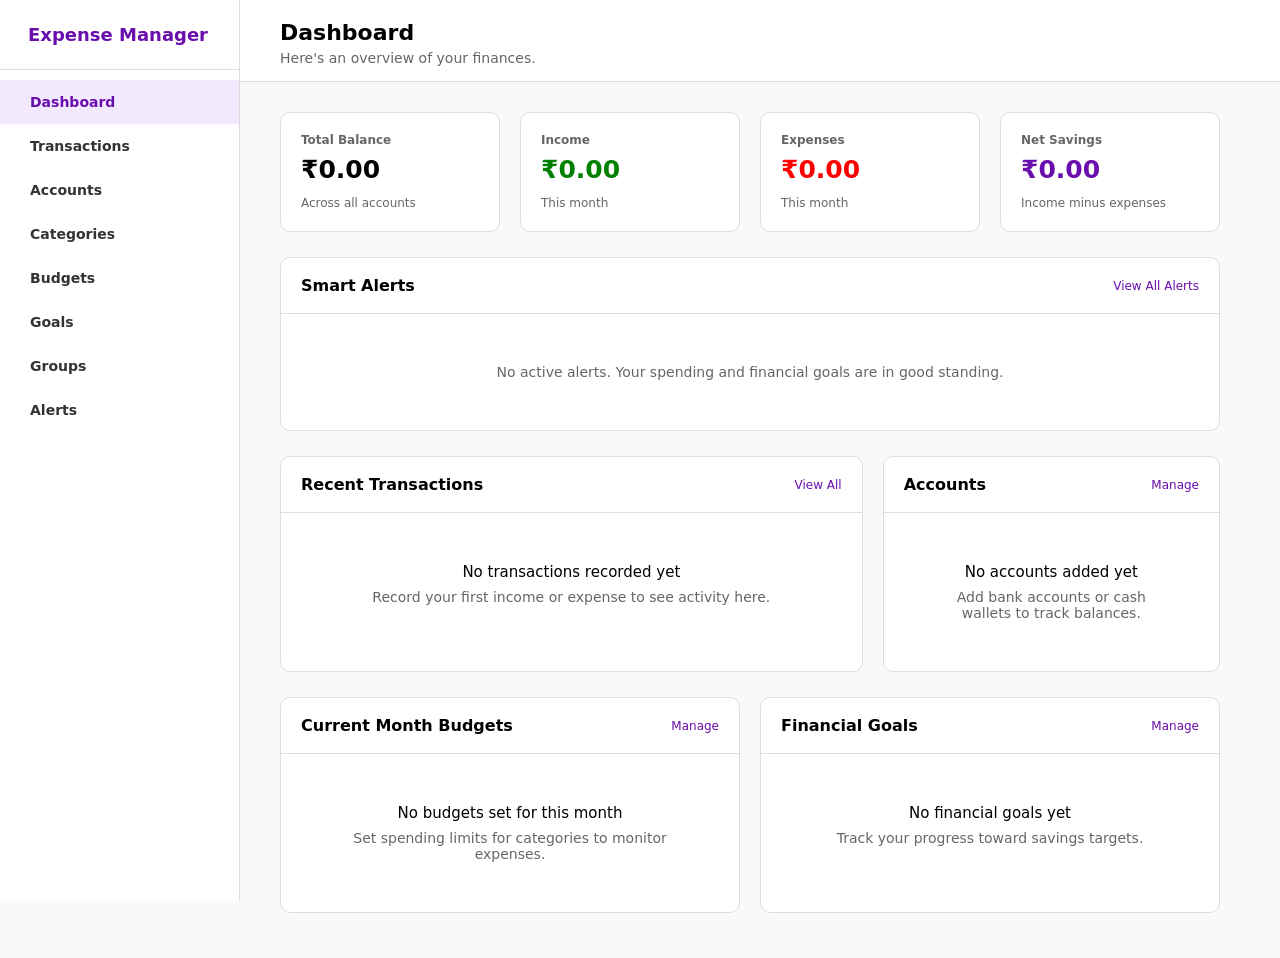
<file: index.html>
<!DOCTYPE html>
<html lang="en">

<head>
  <meta charset="UTF-8">
  <meta name="viewport" content="width=device-width, initial-scale=1.0">
  <title>Dashboard — Expense Manager</title>
  <link rel="stylesheet" href="css/style.css">
</head>

<body>

  <div id="sidebar-container"></div>

  <button id="menuBtn" style="background:none; border:none; font-size:24px; cursor:pointer;">
    <svg width="22" height="22" viewBox="0 0 24 24">
      <path d="M3 6h18M3 12h18M3 18h18" stroke="#6a0dad" stroke-width="2" stroke-linecap="round" />
    </svg>
  </button>

  <main class="main-content">

    <div class="page-header">
      <h1>Dashboard</h1>
      <p>Here's an overview of your finances.</p>
    </div>

    <div class="page-content">

      <section class="stats">
        <div class="stat-box">
          <h3>Total Balance</h3>
          <p class="amount" id="totalBalance">₹0.00</p>
          <small>Across all accounts</small>
        </div>

        <div class="stat-box">
          <h3>Income</h3>
          <p class="amount green" id="monthIncome">₹0.00</p>
          <small>This month</small>
        </div>

        <div class="stat-box">
          <h3>Expenses</h3>
          <p class="amount red" id="monthExpenses">₹0.00</p>
          <small>This month</small>
        </div>

        <div class="stat-box">
          <h3>Net Savings</h3>
          <p class="amount purple" id="netSavings">₹0.00</p>
          <small>Income minus expenses</small>
        </div>
      </section>

      <section class="card">
        <div class="card-header">
          <h2>Smart Alerts</h2>
          <a href="alerts.html">View All Alerts</a>
        </div>
        <div class="card-body" id="alertsList">
          <p class="empty">No active alerts. Your spending and financial goals are in good standing.</p>
        </div>
      </section>

      <div class="row row-wide">
        <section class="card">
          <div class="card-header">
            <h2>Recent Transactions</h2>
            <a href="transactions.html">View All</a>
          </div>
          <div class="card-body" id="recentTransactions">
            <div class="empty">
              <h4>No transactions recorded yet</h4>
              <p>Record your first income or expense to see activity here.</p>
            </div>
          </div>
        </section>

        <section class="card">
          <div class="card-header">
            <h2>Accounts</h2>
            <a href="accounts.html">Manage</a>
          </div>
          <div class="card-body" id="accountsList">
            <div class="empty">
              <h4>No accounts added yet</h4>
              <p>Add bank accounts or cash wallets to track balances.</p>
            </div>
          </div>
        </section>
      </div>

      <div class="row">
        <section class="card">
          <div class="card-header">
            <h2>Current Month Budgets</h2>
            <a href="budgets.html">Manage</a>
          </div>
          <div class="card-body" id="budgetsList">
            <div class="empty">
              <h4>No budgets set for this month</h4>
              <p>Set spending limits for categories to monitor expenses.</p>
            </div>
          </div>
        </section>

        <section class="card">
          <div class="card-header">
            <h2>Financial Goals</h2>
            <a href="goals.html">Manage</a>
          </div>
          <div class="card-body" id="goalsList">
            <div class="empty">
              <h4>No financial goals yet</h4>
              <p>Track your progress toward savings targets.</p>
            </div>
          </div>
        </section>
      </div>

    </div>

  </main>

  <script src="js/sidebar.js"></script>
  <script src="js/storage.js"></script>
  <script src="js/dashboard.js"></script>
</body>

</html>
</file>
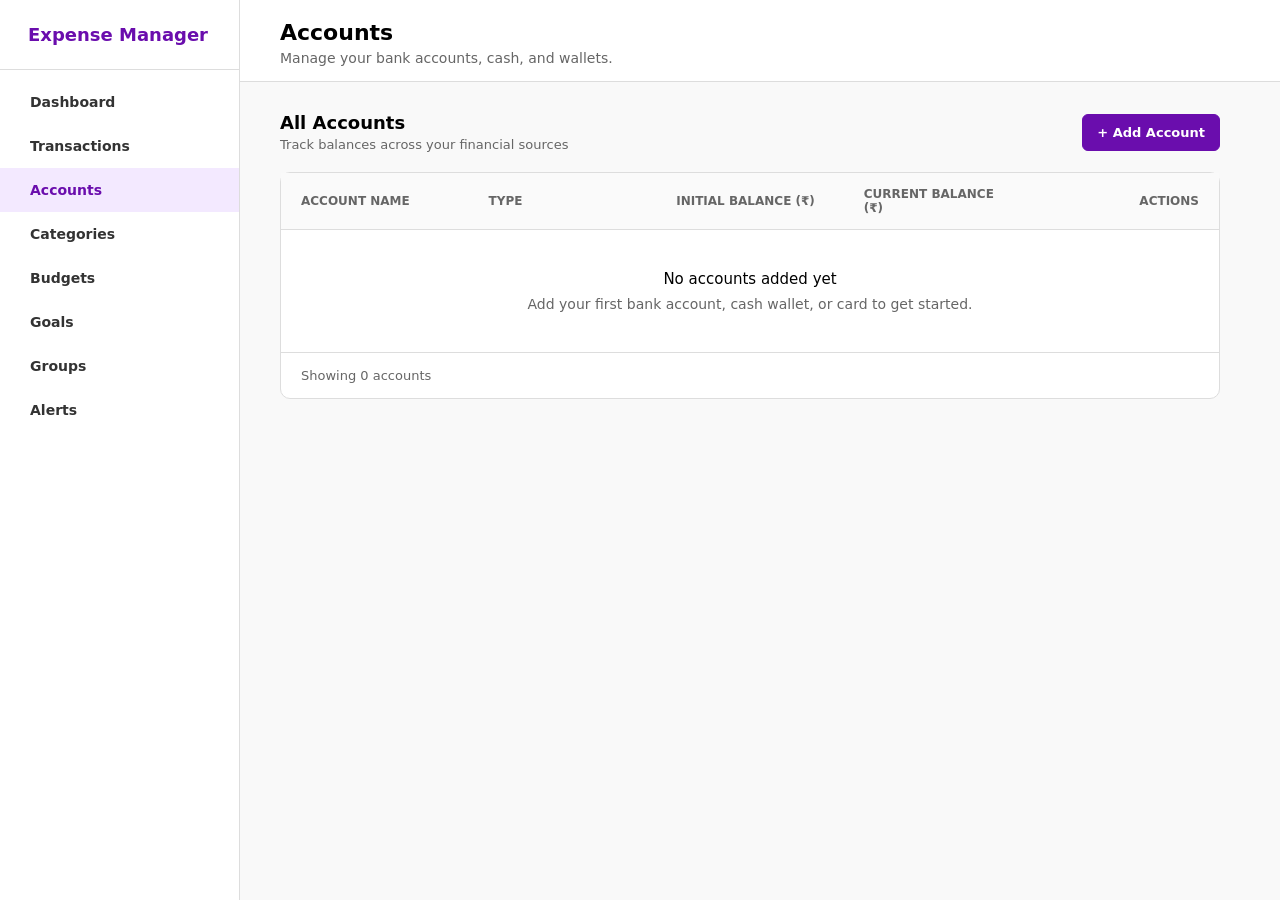
<file: accounts.html>
<!DOCTYPE html>
<html lang="en">

<head>
  <meta charset="UTF-8">
  <meta name="viewport" content="width=device-width, initial-scale=1.0">
  <title>Accounts — Expense Manager</title>
  <link rel="stylesheet" href="css/style.css">
</head>

<body>

  <div id="sidebar-container"></div>

  <button id="menuBtn" style="background:none; border:none; font-size:24px; cursor:pointer;">
    <svg width="22" height="22" viewBox="0 0 24 24">
      <path d="M3 6h18M3 12h18M3 18h18" stroke="#6a0dad" stroke-width="2" stroke-linecap="round" />
    </svg>
  </button>

  <main class="main-content">

    <div class="page-header">
      <h1>Accounts</h1>
      <p>Manage your bank accounts, cash, and wallets.</p>
    </div>

    <div class="page-content">

      <div class="page-top">
        <div>
          <h2>All Accounts</h2>
          <p>Track balances across your financial sources</p>
        </div>

        <div>
          <button class="btn btn-primary" id="addAccountBtn">+ Add Account</button>
        </div>
      </div>

      <section class="card">
        <div class="table-wrap">
          <table class="accounts-table">
            <thead>
              <tr>
                <th>Account Name</th>
                <th>Type</th>
                <th>Initial Balance (₹)</th>
                <th>Current Balance (₹)</th>
                <th class="text-right">Actions</th>
              </tr>
            </thead>

            <tbody id="accountsTableBody"></tbody>
          </table>
        </div>

        <div class="empty" id="emptyMessage">
          <h4>No accounts added yet</h4>
          <p>Add your first bank account, cash wallet, or card to get started.</p>
        </div>

        <div class="table-footer">
          Showing <span id="accountCount">0</span> accounts
        </div>
      </section>

    </div>

  </main>

  <div class="modal-overlay hidden" id="accountModal">
    <div class="modal">

      <div class="modal-header">
        <h2 id="modalTitle">Add New Account</h2>
        <button type="button" class="modal-close" id="closeModalBtn">&times;</button>
      </div>

      <form id="accountForm">

        <div class="form-group">
          <label for="accountName">Account Name *</label>
          <input type="text" id="accountName" placeholder="e.g. HDFC Bank, Cash Wallet" required>
        </div>

        <div class="form-group">
          <label for="accountType">Account Type *</label>
          <select id="accountType" required>
            <option value="Bank">Bank</option>
            <option value="Cash">Cash</option>
            <option value="Card">Card</option>
            <option value="Wallet">Wallet</option>
          </select>
        </div>

        <div class="form-group">
          <label for="initialBalance">Initial Balance (₹) *</label>
          <input type="number" id="initialBalance" placeholder="0" min="0" step="0.01" required>
          <small class="field-hint">Starting balance for this account. Must be greater than or equal to 0.</small>
        </div>

        <div class="modal-buttons">
          <button type="button" class="btn" id="cancelBtn">Cancel</button>
          <button type="submit" class="btn btn-primary">Save Account</button>
        </div>

      </form>
    </div>
  </div>

  <script src="js/storage.js"></script>
  <script src="js/sidebar.js"></script>
  <script src="js/accounts.js"></script>
</body>

</html>
</file>
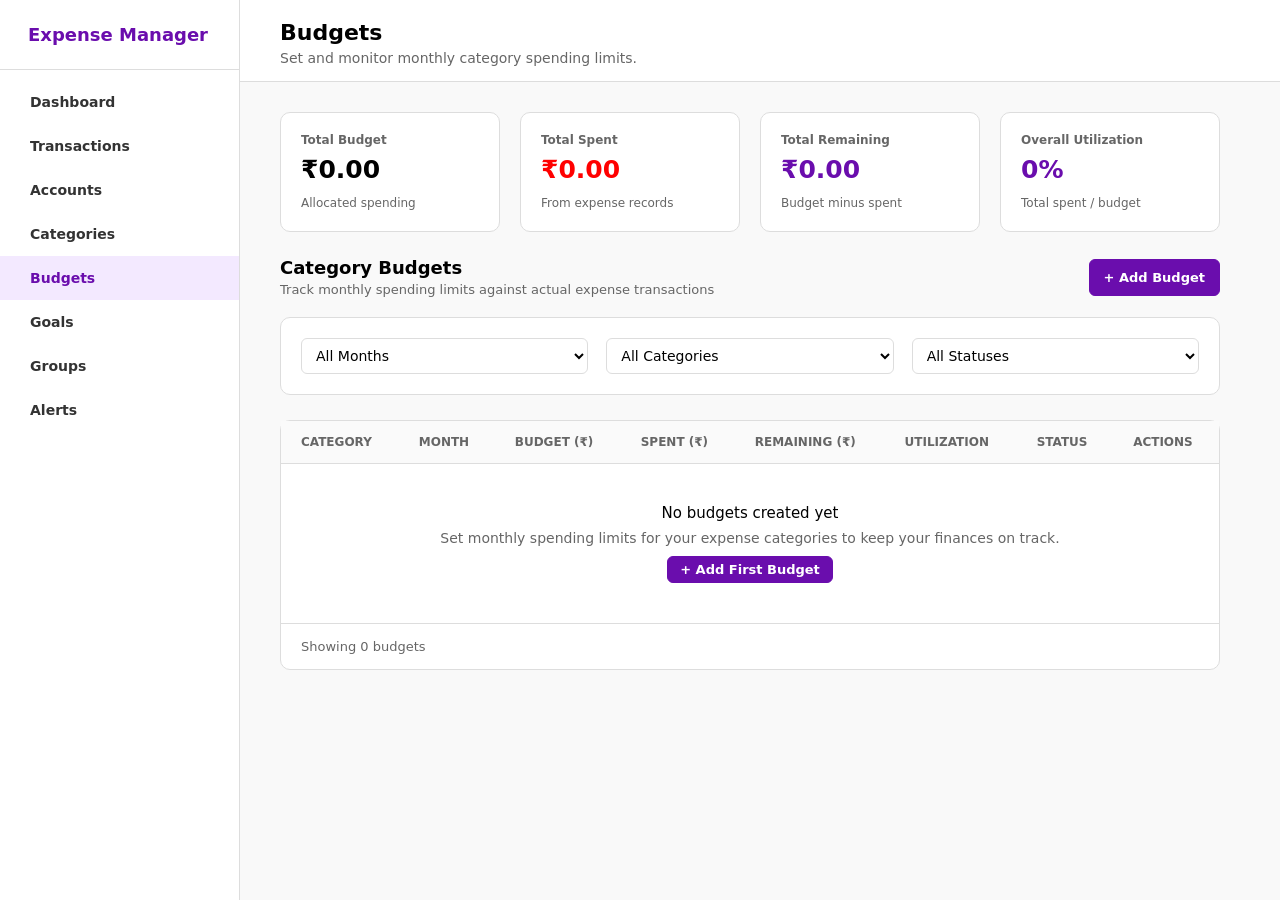
<file: budgets.html>
<!DOCTYPE html>
<html lang="en">

<head>
  <meta charset="UTF-8">
  <meta name="viewport" content="width=device-width, initial-scale=1.0">
  <title>Budgets — Expense Manager</title>
  <link rel="stylesheet" href="css/style.css">
</head>

<body>

  <div id="sidebar-container"></div>

  <button id="menuBtn" style="background:none; border:none; font-size:24px; cursor:pointer;">
    <svg width="22" height="22" viewBox="0 0 24 24">
      <path d="M3 6h18M3 12h18M3 18h18" stroke="#6a0dad" stroke-width="2" stroke-linecap="round" />
    </svg>
  </button>

  <main class="main-content">

    <div class="page-header">
      <h1>Budgets</h1>
      <p>Set and monitor monthly category spending limits.</p>
    </div>

    <div class="page-content">

      <section class="stats">
        <div class="stat-box">
          <h3>Total Budget</h3>
          <p class="amount" id="totalBudget">₹0.00</p>
          <small>Allocated spending</small>
        </div>

        <div class="stat-box">
          <h3>Total Spent</h3>
          <p class="amount red" id="totalSpent">₹0.00</p>
          <small>From expense records</small>
        </div>

        <div class="stat-box">
          <h3>Total Remaining</h3>
          <p class="amount purple" id="totalRemaining">₹0.00</p>
          <small>Budget minus spent</small>
        </div>

        <div class="stat-box">
          <h3>Overall Utilization</h3>
          <p class="amount purple" id="overallUtilization">0.0%</p>
          <small>Total spent / budget</small>
        </div>
      </section>

      <div class="page-top">
        <div>
          <h2>Category Budgets</h2>
          <p>Track monthly spending limits against actual expense transactions</p>
        </div>

        <div>
          <button class="btn btn-primary" id="addBudgetBtn">+ Add Budget</button>
        </div>
      </div>

      <section class="card filters filters-equal">
        <select id="monthFilter">
          <option value="all">All Months</option>
        </select>

        <select id="categoryFilter">
          <option value="all">All Categories</option>
        </select>

        <select id="statusFilter">
          <option value="all">All Statuses</option>
          <option value="on-track">On Track</option>
          <option value="near-limit">Near Limit</option>
          <option value="exceeded">Exceeded</option>
        </select>
      </section>

      <section class="card">
        <div class="table-wrap">
          <table>
            <thead>
              <tr>
                <th>Category</th>
                <th>Month</th>
                <th>Budget (₹)</th>
                <th>Spent (₹)</th>
                <th>Remaining (₹)</th>
                <th>Utilization</th>
                <th>Status</th>
                <th>Actions</th>
              </tr>
            </thead>
            <tbody id="budgetsTableBody"></tbody>
          </table>
        </div>

        <div class="empty" id="emptyMessage">
          <h4>No budgets created yet</h4>
          <p>Set monthly spending limits for your expense categories to keep your finances on track.</p>
          <button class="btn btn-primary" id="addFirstBudgetBtn">+ Add First Budget</button>
        </div>

        <div class="empty" id="noMatchMessage">
          <h4>No matching budgets found</h4>
          <p>Try adjusting your filters.</p>
          <button class="btn" id="resetFiltersBtn">Reset Filters</button>
        </div>

        <div class="table-footer">
          Showing <span id="budgetCount">0</span> budgets
        </div>
      </section>

    </div>

  </main>

  <div class="modal-overlay hidden" id="budgetModal">
    <div class="modal">

      <div class="modal-header">
        <h2 id="modalTitle">Add Category Budget</h2>
        <button type="button" class="modal-close" id="closeModalBtn">&times;</button>
      </div>

      <form id="budgetForm">

        <div class="form-group">
          <label for="budgetCategory">Expense Category *</label>
          <select id="budgetCategory" required>
          </select>
        </div>

        <div class="form-group">
          <label for="budgetMonth">Budget Month *</label>
          <input type="month" id="budgetMonth" required>
          <small class="field-hint">Month for this budget target (YYYY-MM).</small>
        </div>

        <div class="form-group">
          <label for="budgetAmount">Budget Amount (₹) *</label>
          <input type="number" id="budgetAmount" placeholder="e.g. 10000.00" min="0.01" step="0.01" required>
          <small class="field-hint">Must be a positive amount greater than 0.</small>
        </div>

        <div class="modal-buttons">
          <button type="button" class="btn" id="cancelBtn">Cancel</button>
          <button type="submit" class="btn btn-primary">Save Budget</button>
        </div>

      </form>
    </div>
  </div>

  <script src="js/sidebar.js"></script>
  <script src="js/storage.js"></script>
  <script src="js/budgets.js"></script>
</body>

</html>
</file>
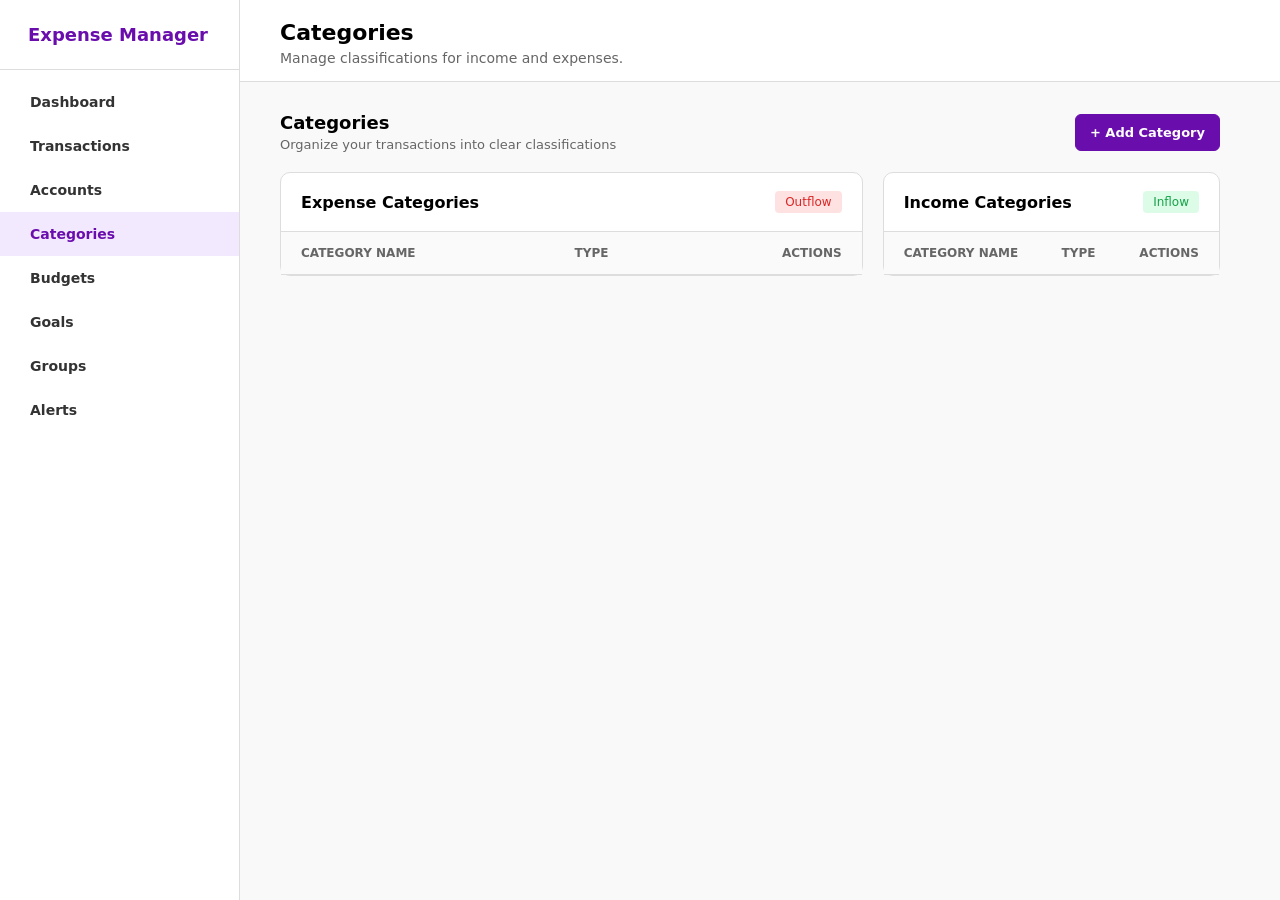
<file: categories.html>
<!DOCTYPE html>
<html lang="en">

<head>
  <meta charset="UTF-8">
  <meta name="viewport" content="width=device-width, initial-scale=1.0">
  <title>Categories — Expense Manager</title>
  <link rel="stylesheet" href="css/style.css">
</head>

<body>
  <div id="sidebar-container"></div>

  <button id="menuBtn" style="background:none; border:none; font-size:24px; cursor:pointer;">
    <svg width="22" height="22" viewBox="0 0 24 24">
      <path d="M3 6h18M3 12h18M3 18h18" stroke="#6a0dad" stroke-width="2" stroke-linecap="round" />
    </svg>
  </button>

  <main class="main-content">

    <div class="page-header">
      <h1>Categories</h1>
      <p>Manage classifications for income and expenses.</p>
    </div>

    <div class="page-content">

      <div class="page-top">
        <div>
          <h2>Categories</h2>
          <p>Organize your transactions into clear classifications</p>
        </div>

        <div>
          <button class="btn btn-primary" id="addCategoryBtn">+ Add Category</button>
        </div>
      </div>

      <div class="row row-wide">

        <section class="card">
          <div class="card-header">
            <h2>Expense Categories</h2>
            <span class="badge badge-expense">Outflow</span>
          </div>
          <div class="table-wrap">
            <table class="categories-table">
              <thead>
                <tr>
                  <th>Category Name</th>
                  <th>Type</th>
                  <th class="text-right">Actions</th>
                </tr>
              </thead>
              <tbody id="expenseCategoriesBody"></tbody>
            </table>
          </div>
        </section>

        <section class="card">
          <div class="card-header">
            <h2>Income Categories</h2>
            <span class="badge badge-income">Inflow</span>
          </div>
          <div class="table-wrap">
            <table class="categories-table">
              <thead>
                <tr>
                  <th>Category Name</th>
                  <th>Type</th>
                  <th class="text-right">Actions</th>
                </tr>
              </thead>
              <tbody id="incomeCategoriesBody"></tbody>
            </table>
          </div>
        </section>

      </div>

    </div>

  </main>

  <div class="modal-overlay hidden" id="categoryModal">
    <div class="modal">

      <div class="modal-header">
        <h2 id="modalTitle">Add New Category</h2>
        <button type="button" class="modal-close" id="closeModalBtn">&times;</button>
      </div>

      <form id="categoryForm">

        <div class="form-group">
          <label for="categoryName">Category Name *</label>
          <input type="text" id="categoryName" placeholder="e.g. Groceries, Freelance" required>
        </div>

        <div class="form-group">
          <label for="categoryType">Category Type *</label>
          <select id="categoryType" required>
            <option value="expense">Expense</option>
            <option value="income">Income</option>
          </select>
          <small class="field-hint">Determines where this category can be selected in transactions.</small>
        </div>

        <div class="modal-buttons">
          <button type="button" class="btn" id="cancelBtn">Cancel</button>
          <button type="submit" class="btn btn-primary">Save Category</button>
        </div>

      </form>
    </div>
  </div>

  <script src="js/sidebar.js"></script>
  <script src="js/storage.js"></script>
  <script src="js/categories.js"></script>
</body>

</html>
</file>
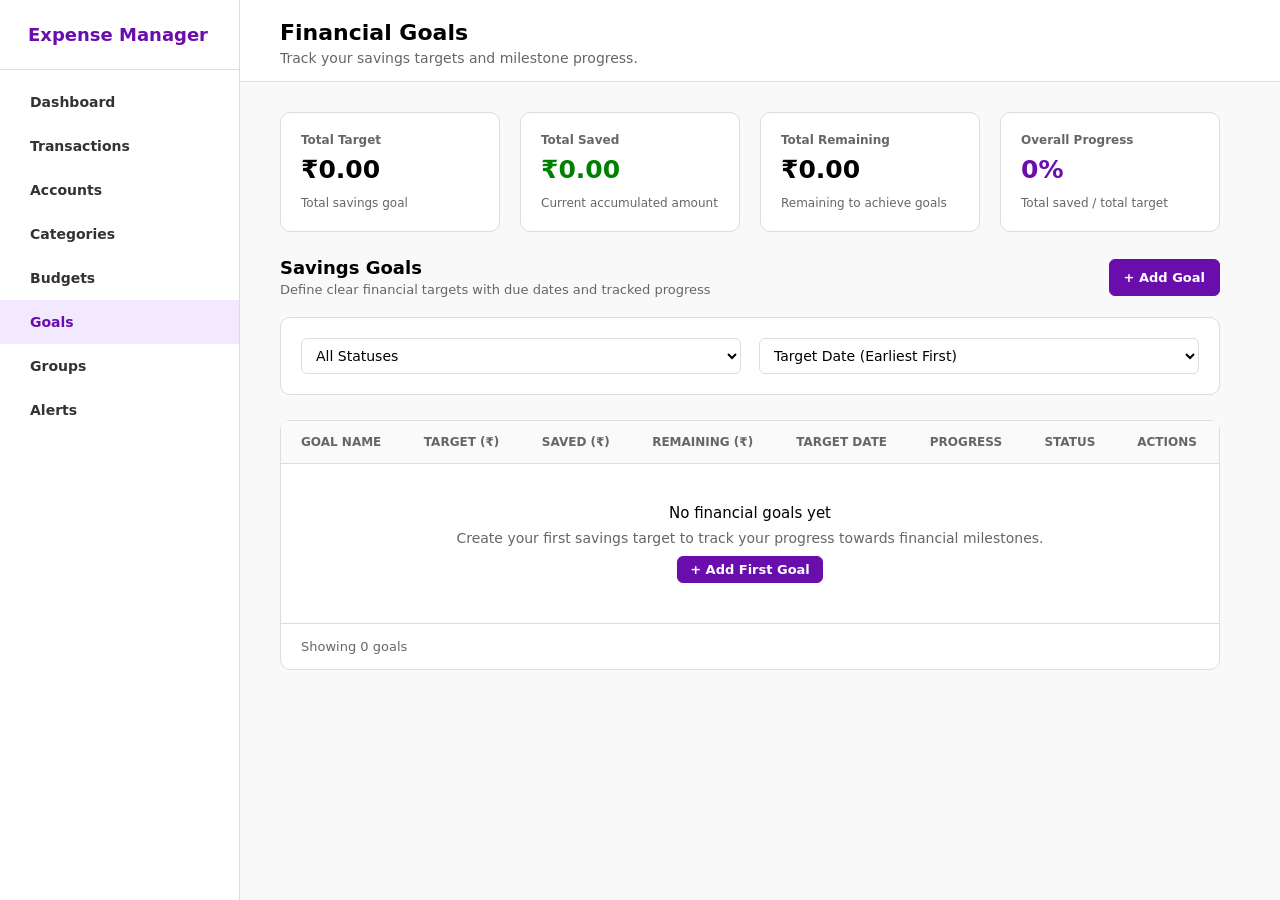
<file: goals.html>
<!DOCTYPE html>
<html lang="en">

<head>
  <meta charset="UTF-8">
  <meta name="viewport" content="width=device-width, initial-scale=1.0">
  <title>Financial Goals — Expense Manager</title>
  <link rel="stylesheet" href="css/style.css">
</head>

<body>

  <div id="sidebar-container"></div>

  <button id="menuBtn" style="background:none; border:none; font-size:24px; cursor:pointer;">
    <svg width="22" height="22" viewBox="0 0 24 24">
      <path d="M3 6h18M3 12h18M3 18h18" stroke="#6a0dad" stroke-width="2" stroke-linecap="round" />
    </svg>
  </button>

  <main class="main-content">

    <div class="page-header">
      <h1>Financial Goals</h1>
      <p>Track your savings targets and milestone progress.</p>
    </div>

    <div class="page-content">

      <section class="stats">
        <div class="stat-box">
          <h3>Total Target</h3>
          <p class="amount" id="totalTarget">₹0.00</p>
          <small>Total savings goal</small>
        </div>

        <div class="stat-box">
          <h3>Total Saved</h3>
          <p class="amount green" id="totalSaved">₹0.00</p>
          <small>Current accumulated amount</small>
        </div>

        <div class="stat-box">
          <h3>Total Remaining</h3>
          <p class="amount" id="totalRemaining">₹0.00</p>
          <small>Remaining to achieve goals</small>
        </div>

        <div class="stat-box">
          <h3>Overall Progress</h3>
          <p class="amount purple" id="overallProgress">0.0%</p>
          <small>Total saved / total target</small>
        </div>
      </section>

      <div class="page-top">
        <div>
          <h2>Savings Goals</h2>
          <p>Define clear financial targets with due dates and tracked progress</p>
        </div>
        <div>
          <button class="btn btn-primary" id="addGoalBtn">+ Add Goal</button>
        </div>
      </div>

      <section class="card filters filters-equal">
        <select id="statusFilter">
          <option value="all">All Statuses</option>
          <option value="in-progress">In Progress</option>
          <option value="completed">Completed</option>
          <option value="overdue">Overdue</option>
        </select>

        <select id="sortFilter">
          <option value="date-earliest">Target Date (Earliest First)</option>
          <option value="date-latest">Target Date (Latest First)</option>
          <option value="progress-highest">Progress (Highest First)</option>
          <option value="progress-lowest">Progress (Lowest First)</option>
        </select>
      </section>

      <section class="card">
        <div class="table-wrap">
          <table>
            <thead>
              <tr>
                <th>Goal Name</th>
                <th>Target (₹)</th>
                <th>Saved (₹)</th>
                <th>Remaining (₹)</th>
                <th>Target Date</th>
                <th>Progress</th>
                <th>Status</th>
                <th>Actions</th>
              </tr>
            </thead>
            <tbody id="goalsTableBody"></tbody>
          </table>
        </div>

        <div class="empty" id="emptyMessage">
          <h4>No financial goals yet</h4>
          <p>Create your first savings target to track your progress towards financial milestones.</p>
          <button class="btn btn-primary" id="addFirstGoalBtn">+ Add First Goal</button>
        </div>

        <div class="table-footer">
          Showing <span id="goalCount">0</span> goals
        </div>
      </section>

    </div>

  </main>

  <div class="modal-overlay hidden" id="goalModal">
    <div class="modal">
      <div class="modal-header">
        <h2 id="modalTitle">Add Financial Goal</h2>
        <button type="button" class="modal-close" id="closeModalBtn">&times;</button>
      </div>

      <form id="goalForm">
        <div class="form-group">
          <label for="goalName">Goal Name *</label>
          <input type="text" id="goalName" placeholder="e.g. Emergency Fund, Laptop" required>
          <span class="field-hint">A descriptive name for your savings objective.</span>
        </div>

        <div class="form-group">
          <label for="goalTarget">Target Amount (₹) *</label>
          <input type="number" id="goalTarget" placeholder="e.g. 80000.00" min="0.01" step="0.01" required>
          <span class="field-hint">Total amount you want to save (must be greater than 0).</span>
        </div>

        <div class="form-group">
          <label for="goalSaved">Current Saved Amount (₹)</label>
          <input type="number" id="goalSaved" placeholder="0" min="0" step="0.01">
          <span class="field-hint">Amount saved so far (cannot exceed target amount).</span>
        </div>

        <div class="form-group">
          <label for="goalDate">Target Date *</label>
          <input type="date" id="goalDate" required>
          <span class="field-hint">Target completion date for this goal.</span>
        </div>

        <div class="modal-buttons">
          <button type="button" class="btn" id="cancelBtn">Cancel</button>
          <button type="submit" class="btn btn-primary">Save Goal</button>
        </div>
      </form>
    </div>
  </div>

  <script src="js/sidebar.js"></script>
  <script src="js/storage.js"></script>
  <script src="js/goals.js"></script>

</body>
</html>
</file>
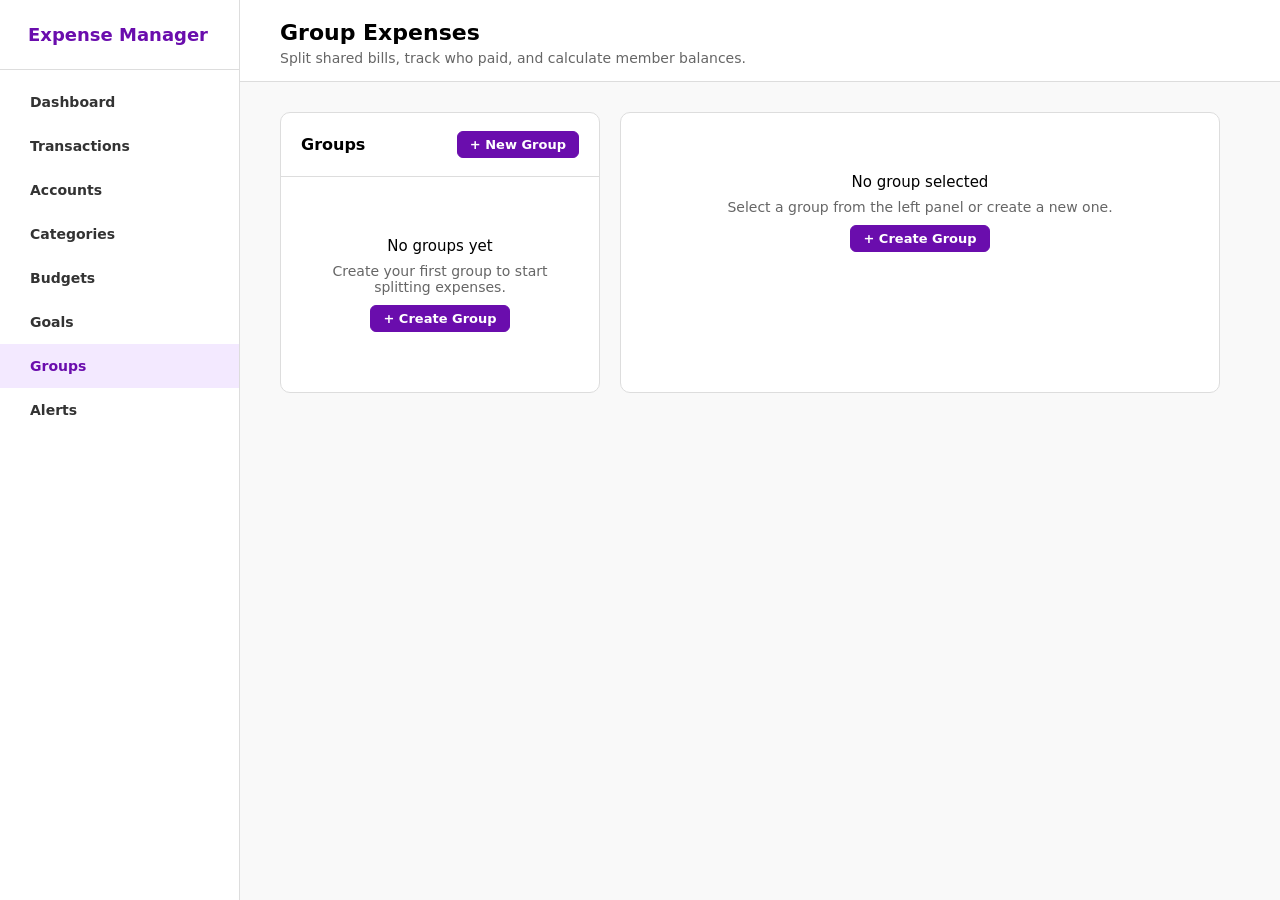
<file: groups.html>
<!DOCTYPE html>
<html lang="en">

<head>
  <meta charset="UTF-8">
  <meta name="viewport" content="width=device-width, initial-scale=1.0">
  <title>Group Expenses — Expense Manager</title>
  <link rel="stylesheet" href="css/style.css">
</head>

<body>

  <div id="sidebar-container"></div>

  <button id="menuBtn" style="background:none; border:none; font-size:24px; cursor:pointer;">
    <svg width="22" height="22" viewBox="0 0 24 24">
      <path d="M3 6h18M3 12h18M3 18h18" stroke="#6a0dad" stroke-width="2" stroke-linecap="round" />
    </svg>
  </button>

  <main class="main-content">

    <div class="page-header">
      <h1>Group Expenses</h1>
      <p>Split shared bills, track who paid, and calculate member balances.</p>
    </div>

    <div class="page-content">

      <div class="groups-layout">

        <section class="card groups-panel">
          <div class="card-header">
            <h2>Groups</h2>
            <button class="btn btn-primary btn-small" id="newGroupBtn">+ New Group</button>
          </div>
          <div class="card-body" id="groupsList">
            <div class="empty empty-big">
              <h4>No groups yet</h4>
              <p>Create your first group to start splitting expenses.</p>
              <button class="btn btn-primary btn-small" id="createGroupBtn">+ Create Group</button>
            </div>
          </div>
        </section>

        <section class="card groups-details">
          <div class="card-body" id="groupDetails">
            <div class="empty empty-big">
              <h4>No group selected</h4>
              <p>Select a group from the left panel or create a new one to manage members, expenses, and settlements.</p>
              <button class="btn btn-primary btn-small" id="createFirstGroupBtn">+ Create Group</button>
            </div>
          </div>
        </section>

      </div>

    </div>

  </main>

  <div class="modal-overlay hidden" id="groupModal">
    <div class="modal">
      <div class="modal-header">
        <h2 id="groupModalTitle">New Group</h2>
        <button type="button" class="modal-close" id="closeGroupModalBtn">&times;</button>
      </div>
      <form id="groupForm">
        <div class="form-group">
          <label for="groupName">Group Name *</label>
          <input type="text" id="groupName" placeholder="e.g. Goa Trip, Flatmates" required>
        </div>
        <div class="modal-buttons">
          <button type="button" class="btn" id="cancelGroupBtn">Cancel</button>
          <button type="submit" class="btn btn-primary">Save Group</button>
        </div>
      </form>
    </div>
  </div>

  <div class="modal-overlay hidden" id="memberModal">
    <div class="modal">
      <div class="modal-header">
        <h2>Add Member</h2>
        <button type="button" class="modal-close" id="closeMemberModalBtn">&times;</button>
      </div>
      <form id="memberForm">
        <div class="form-group">
          <label for="memberName">Member Name *</label>
          <input type="text" id="memberName" placeholder="e.g. Riya, Karan" required>
          <small class="field-hint">Just a name — members are not user accounts, only labels used for splitting.</small>
        </div>
        <div class="modal-buttons">
          <button type="button" class="btn" id="cancelMemberBtn">Cancel</button>
          <button type="submit" class="btn btn-primary">Add Member</button>
        </div>
      </form>
    </div>
  </div>

  <div class="modal-overlay hidden" id="expenseModal">
    <div class="modal">
      <div class="modal-header">
        <h2 id="expenseModalTitle">Add Group Expense</h2>
        <button type="button" class="modal-close" id="closeExpenseModalBtn">&times;</button>
      </div>
      <form id="expenseForm">

        <div class="form-group">
          <label for="expenseDescription">Description *</label>
          <input type="text" id="expenseDescription" placeholder="e.g. Dinner, Cab fare" required>
        </div>

        <div class="form-group">
          <label for="expenseAmount">Total Amount (₹) *</label>
          <input type="number" id="expenseAmount" placeholder="e.g. 1200.00" min="0.01" step="0.01" required>
        </div>

        <div class="form-group">
          <label for="expensePaidBy">Paid By *</label>
          <select id="expensePaidBy" required>
          </select>
        </div>

        <div class="form-group">
          <label for="expenseDate">Date *</label>
          <input type="date" id="expenseDate" required>
        </div>

        <div class="form-group">
          <label for="splitType">Split Type *</label>
          <select id="splitType" required>
            <option value="equal">Split Equally</option>
            <option value="exact">Exact Amounts</option>
            <option value="percentage">Percentage</option>
          </select>
        </div>

        <div class="form-group" id="splitDetails"></div>

        <div class="modal-buttons">
          <button type="button" class="btn" id="cancelExpenseBtn">Cancel</button>
          <button type="submit" class="btn btn-primary">Save Expense</button>
        </div>

      </form>
    </div>
  </div>

  <div class="modal-overlay hidden" id="settleModal">
    <div class="modal">
      <div class="modal-header">
        <h2>Settle Up</h2>
        <button type="button" class="modal-close" id="closeSettleModalBtn">&times;</button>
      </div>
      <form id="settleForm">

        <div class="form-group">
          <label for="settleFrom">From (who is paying) *</label>
          <select id="settleFrom" required></select>
        </div>

        <div class="form-group">
          <label for="settleTo">To (who is receiving) *</label>
          <select id="settleTo" required></select>
        </div>

        <div class="form-group">
          <label for="settleAmount">Amount (₹) *</label>
          <input type="number" id="settleAmount" placeholder="e.g. 500.00" min="0.01" step="0.01" required>
        </div>

        <div class="form-group">
          <label for="settleDate">Date *</label>
          <input type="date" id="settleDate" required>
        </div>

        <div class="modal-buttons">
          <button type="button" class="btn" id="cancelSettleBtn">Cancel</button>
          <button type="submit" class="btn btn-primary">Record Settlement</button>
        </div>

      </form>
    </div>
  </div>

  <script src="js/sidebar.js"></script>
  <script src="js/storage.js"></script>
  <script src="js/groups.js"></script>
</body>

</html>
</file>
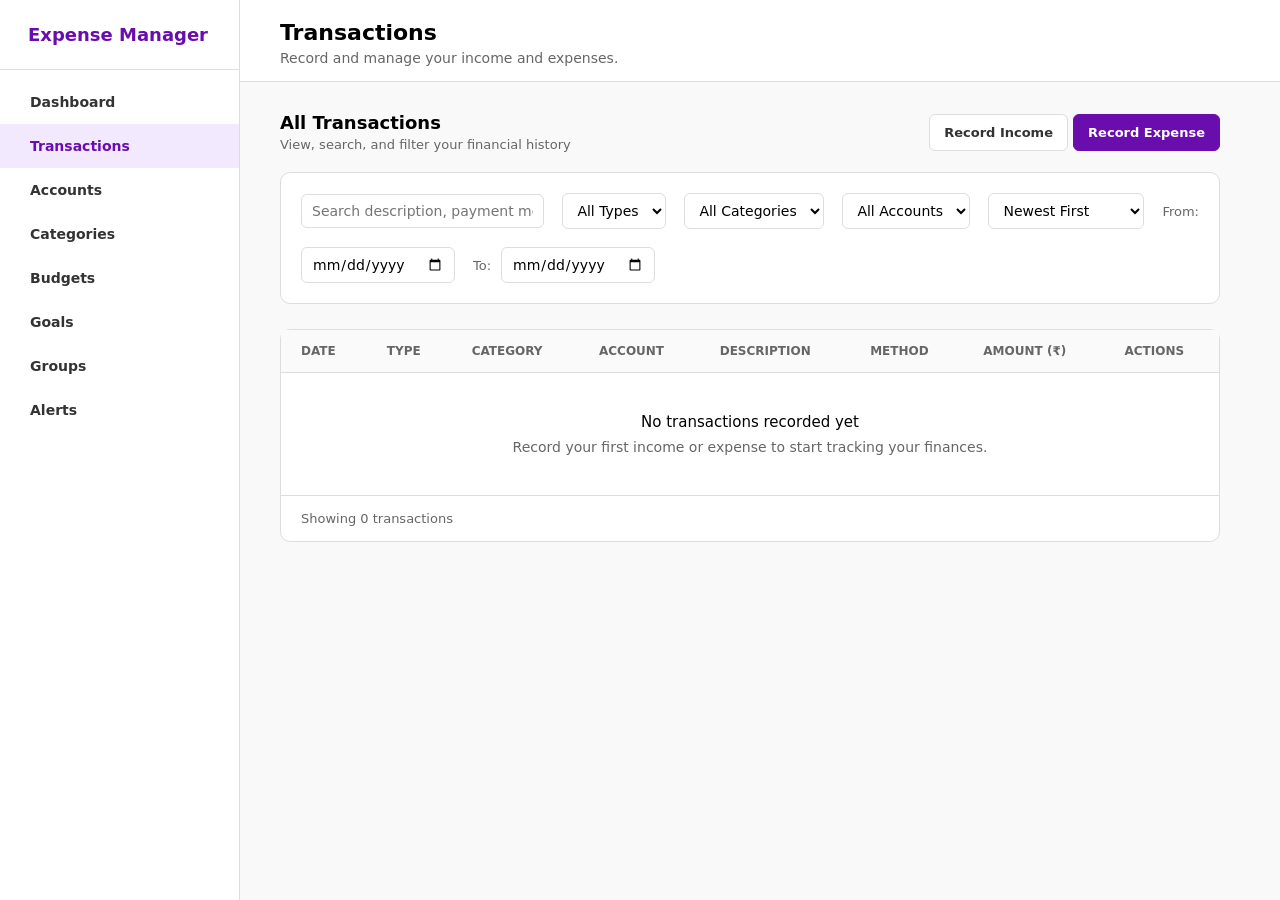
<file: transactions.html>
<!DOCTYPE html>
<html lang="en">

<head>
  <meta charset="UTF-8">
  <meta name="viewport" content="width=device-width, initial-scale=1.0">
  <title>Transactions — Expense Manager</title>
  <link rel="stylesheet" href="css/style.css">
</head>

<body>

  <div id="sidebar-container"></div>

  <button id="menuBtn" style="background:none; border:none; font-size:24px; cursor:pointer;">
    <svg width="22" height="22" viewBox="0 0 24 24">
      <path d="M3 6h18M3 12h18M3 18h18" stroke="#6a0dad" stroke-width="2" stroke-linecap="round" />
    </svg>
  </button>

  <main class="main-content">

    <div class="page-header">
      <h1>Transactions</h1>
      <p>Record and manage your income and expenses.</p>
    </div>

    <div class="page-content">

      <div class="page-top">
        <div>
          <h2>All Transactions</h2>
          <p>View, search, and filter your financial history</p>
        </div>

        <div>
          <button class="btn" id="recordIncomeBtn">Record Income</button>
          <button class="btn btn-primary" id="recordExpenseBtn">Record Expense</button>
        </div>
      </div>

      <section class="card filters">
        <input type="text" id="searchInput" placeholder="Search description, payment method...">

        <select id="typeFilter">
          <option value="all">All Types</option>
          <option value="income">Income</option>
          <option value="expense">Expense</option>
        </select>

        <select id="categoryFilter">
          <option value="all">All Categories</option>
        </select>

        <select id="accountFilter">
          <option value="all">All Accounts</option>
        </select>

        <select id="sortFilter">
          <option value="newest">Newest First</option>
          <option value="oldest">Oldest First</option>
          <option value="highest">Highest Amount</option>
          <option value="lowest">Lowest Amount</option>
        </select>

        <label for="fromDate">From:</label>
        <input type="date" id="fromDate">

        <div id="dateContainer">
          <label for="toDate">To:</label>
          <input type="date" id="toDate">
        </div>

      </section>

      <section class="card">
        <div class="table-wrap">
          <table>
            <thead>
              <tr>
                <th>Date</th>
                <th>Type</th>
                <th>Category</th>
                <th>Account</th>
                <th>Description</th>
                <th>Method</th>
                <th>Amount (₹)</th>
                <th>Actions</th>
              </tr>
            </thead>
            <tbody id="transactionsTableBody"></tbody>
          </table>
        </div>

        <div class="empty" id="emptyMessage">
          <h4>No transactions recorded yet</h4>
          <p>Record your first income or expense to start tracking your finances.</p>
        </div>

        <div class="empty" id="noMatchMessage">
          <h4>No matching transactions found</h4>
          <p>Try adjusting your search query or filters.</p>
          <button class="btn" id="resetFiltersBtn">Reset Filters</button>
        </div>

        <div class="table-footer">
          Showing <span id="transactionCount">0</span> transactions
        </div>
      </section>

    </div>

  </main>

  <div class="modal-overlay hidden" id="transactionModal">
    <div class="modal">

      <div class="modal-header">
        <h2 id="modalTitle">Record Income</h2>
        <button type="button" class="modal-close" id="closeModalBtn">&times;</button>
      </div>

      <form id="transactionForm">

        <div class="form-group">
          <label for="transactionType">Transaction Type *</label>
          <select id="transactionType" required>
            <option value="income">Income (Inflow)</option>
            <option value="expense">Expense (Outflow)</option>
          </select>
        </div>

        <div class="form-group">
          <label for="transactionAmount">Amount (₹) *</label>
          <input type="number" id="transactionAmount" placeholder="0.00" min="0" step="0.01" required>
        </div>

        <div class="form-group">
          <label for="transactionCategory">Category *</label>
          <select id="transactionCategory" required>
          </select>
        </div>

        <div class="form-group">
          <label for="transactionAccount">Account *</label>
          <select id="transactionAccount" required>
          </select>
        </div>

        <div class="form-group">
          <label for="transactionDate">Date *</label>
          <input type="date" id="transactionDate" required>
        </div>

        <div class="form-group">
          <label for="transactionDescription">Description (Optional)</label>
          <input type="text" id="transactionDescription" placeholder="e.g. Grocery shopping, September salary">
        </div>

        <div class="form-group">
          <label for="transactionMethod">Payment Method / Source (Optional)</label>
          <input type="text" id="transactionMethod" placeholder="e.g. UPI, Net Banking, Cash, Card">
        </div>

        <div class="modal-buttons">
          <button type="button" class="btn" id="cancelBtn">Cancel</button>
          <button type="submit" class="btn btn-primary">Save Transaction</button>
        </div>

      </form>
    </div>
  </div>

  <script src="js/sidebar.js"></script>
  <script src="js/storage.js"></script>
  <script src="js/transactions.js"></script>
</body>

</html>
</file>
<file: css/style.css>
* {
  margin: 0;
  padding: 0;
  box-sizing: border-box;
  font-family: system-ui;
}

body {
  background: #f9f9f9;
}

.green {
  color: green;
}

.red {
  color: red;
}

.purple {
  color: #6a0dad;
}

.text-right {
  text-align: right;
}

/* Sidebar */

.sidebar {
  width: 240px;
  background: #fff;
  border-right: 1px solid #ddd;
  height: 100vh;
  position: fixed;
  top: 0;
  left: 0;
  transition: transform 0.3s ease;
  z-index: 1000;
}

.sidebar-header {
  padding: 16px;
  border-bottom: 1px solid #ddd;
  margin-bottom: 10px;
}

.brand {
  font-weight: 700;
  font-size: 18px;
  color: #6a0dad;
  text-decoration: none;
  display: inline-block;
  padding: 8px 12px;
}

.sidebar nav ul {
  list-style: none;
}

.sidebar nav ul li a {
  display: block;
  padding: 14px 30px;
  color: #333;
  text-decoration: none;
  font-weight: 600;
  font-size: 14px;
}

.sidebar nav ul li a.active,
.sidebar nav ul li a:hover {
  background: #f3e9ff;
  color: #6a0dad;
}

#menuBtn {
  display: none;
}

/* Page Layout*/

.main-content {
  margin-left: 240px;
}

.page-header {
  background: #fff;
  padding: 20px 40px 15px 40px;
  border-bottom: 1px solid #ddd;
  margin-bottom: 25px;
}

.page-header h1 {
  font-size: 22px;
}

.page-header p {
  color: #666;
  margin-top: 5px;
  font-size: 14px;
}

.page-content {
  padding: 5px 60px 20px 40px;
}

.page-top {
  display: flex;
  justify-content: space-between;
  align-items: center;
  flex-wrap: wrap;
  gap: 15px;
  margin-bottom: 20px;
}

.page-top h2 {
  font-size: 18px;
  font-weight: 600;
}

.page-top p {
  font-size: 13px;
  color: #666;
  margin-top: 4px;
}

.row {
  display: grid;
  grid-template-columns: 1fr 1fr;
  gap: 20px;
}

.row-wide {
  grid-template-columns: 1.9fr 1.1fr;
}

/* Cards & Stats */

.stats {
  display: grid;
  grid-template-columns: repeat(4, 1fr);
  gap: 20px;
  margin-bottom: 25px;
}

.stat-box {
  background: #fff;
  border: 1px solid #ddd;
  border-radius: 10px;
  padding: 20px;
}

.stat-box h3 {
  font-size: 12px;
  color: #666;
}

.stat-box .amount {
  font-size: 25px;
  font-weight: bold;
  margin: 8px 0;
}

.stat-box small {
  color: #666;
  font-size: 12px;
}

.card {
  background: #fff;
  border: 1px solid #ddd;
  border-radius: 10px;
  margin-bottom: 25px;
}

.card-header {
  display: flex;
  justify-content: space-between;
  align-items: center;
  padding: 18px 20px;
  border-bottom: 1px solid #ddd;
}

.card-header h2 {
  font-size: 16px;
  font-weight: 600;
}

.card-header a {
  color: #6a0dad;
  text-decoration: none;
  font-size: 12px;
}

.card-body {
  padding: 10px;
}

.card-body p {
  font-size: 13px;
}

.card-body h4 {
  font-size: 15px;
  font-weight: 600;
}

/* Empty States */

.empty {
  text-align: center;
  padding: 40px;
  color: #666;
}

.empty h4 {
  color: #000;
  font-weight: 500;
  margin-bottom: 8px;
  font-size: 15px;
}

.empty p {
  font-size: 14px;
}

.empty .btn {
  margin-top: 10px;
}

.empty-big {
  padding: 50px 20px;
}

.empty-inline {
  color: #666;
  font-size: 13px;
}

#emptyMessage,
#noMatchMessage {
  display: none;
}

/* Buttons */

.btn {
  padding: 10px 14px;
  border: 1px solid #ddd;
  border-radius: 6px;
  background: #fff;
  color: #333;
  font-size: 13px;
  font-weight: 600;
  cursor: pointer;
}

.btn:hover {
  background: #f3e9ff;
}

.btn-primary {
  background: #6a0dad;
  border-color: #6a0dad;
  color: #fff;
}

.btn-primary:hover {
  background: #560a8c;
}

.btn-small {
  padding: 6px 12px;
  font-size: 12px;
}

.btn-danger {
  color: #dc2626;
  border-color: #f5c2c2;
}

.btn-danger:hover {
  background: #fef2f2;
}

#addFirstBudgetBtn,
#addFirstGoalBtn,
#createFirstGroupBtn,
#createGroupBtn,
#newGroupBtn {
  padding: 5px 12px;
  font-size: 13px;
}

/* Filters & Search */

.filters {
  display: flex;
  flex-wrap: wrap;
  align-items: center;
  gap: 18px;
  padding: 20px;
}

.filters input,
.filters select {
  padding: 8px 10px;
  border: 1.5px solid #ddd;
  border-radius: 6px;
  background: #fff;
  font-size: 14px;
}

.filters input[type="text"] {
  flex: 1;
  min-width: 220px;
}

.filters label {
  font-size: 13px;
  color: #666;
}

.filters-equal select {
  flex: 1;
  min-width: 150px;
}

#dateContainer {
  display: flex;
  align-items: center;
  gap: 10px;
}

/* Tables */

.table-wrap {
  overflow-x: auto;
}

table {
  width: 100%;
  border-collapse: collapse;
  min-width: 800px;
}

th {
  text-align: left;
  padding: 14px 20px;
  font-size: 12px;
  color: #666;
  text-transform: uppercase;
  background: #fafafa;
  border-bottom: 1px solid #ddd;
}

td {
  padding: 14px 20px;
  font-size: 13px;
  border-bottom: 1px solid #eee;
}

.table-footer {
  padding: 15px 20px;
  font-size: 13px;
  color: #666;
  border-top: 1px solid #ddd;
}

.categories-table {
  min-width: 0;
}

.categories-table td {
  font-size: 14px;
}

.categories-table td:last-child {
  white-space: nowrap;
}

.accounts-table {
  table-layout: fixed;
}

.accounts-table th,
.accounts-table td {
  width: 20%;
}

.accounts-table td {
  font-size: 14px;
}

.account-name,
.category-name {
  font-weight: 600;
}

.balance {
  font-weight: 500;
}

/* Badges & Progress Bars */

.badge {
  display: inline-block;
  padding: 4px 10px;
  border-radius: 4px;
  font-size: 12px;
  font-weight: 500;
}

.badge-expense {
  background: #fee2e2;
  color: #dc2626;
}

.badge-income {
  background: #dcfce7;
  color: #16a34a;
}

.badge-warning {
  background: #fef3c7;
  color: #b45309;
}

.badge-neutral {
  background: #f3f4f6;
  color: #333;
}

.progress {
  width: 100%;
  height: 8px;
  background: #eee;
  border-radius: 999px;
  overflow: hidden;
  margin-top: 6px;
}

.progress-fill {
  height: 100%;
  background: #16a34a;
}

.progress-fill.warning {
  background: #f59e0b;
}

.progress-fill.danger {
  background: #dc2626;
}

.progress-item {
  margin-bottom: 14px;
}

.progress-item:last-child {
  margin-bottom: 0;
}

.progress-top {
  display: flex;
  justify-content: space-between;
  font-size: 13px;
  margin-bottom: 6px;
}

/*  Groups & Alerts */

.groups-layout {
  display: flex;
  gap: 20px;
}

.groups-layout .groups-panel {
  flex: 0 0 320px;
}

.groups-layout .groups-details {
  flex: 1;
}

.group-item {
  padding: 12px 16px;
  border-radius: 8px;
  border: 1px solid transparent;
  cursor: pointer;
  margin-bottom: 8px;
}

.group-item:hover {
  background: #f3e9ff;
}

.group-item.active {
  background: #f3e9ff;
  border-color: #6a0dad;
}

.group-item h4 {
  font-size: 14px;
  font-weight: 600;
}

.group-item p {
  font-size: 12px;
  color: #666;
  margin-top: 2px;
}

.group-header {
  display: flex;
  justify-content: space-between;
  align-items: center;
  margin-bottom: 20px;
}

.group-header h2 {
  font-size: 20px;
  font-weight: 700;
}

.group-section {
  margin-bottom: 28px;
}

.group-section:not(:first-child) {
  border-top: 1px solid #eee;
  padding-top: 24px;
}

.section-header {
  display: flex;
  justify-content: space-between;
  align-items: center;
  margin-bottom: 12px;
}

.section-label {
  font-size: 13px;
  font-weight: 600;
  color: #666;
  text-transform: uppercase;
  margin-bottom: 10px;
}

.section-header .section-label {
  margin-bottom: 0;
}

.member-chip {
  display: inline-flex;
  align-items: center;
  gap: 6px;
  background: #f3f4f6;
  padding: 6px 12px;
  border-radius: 999px;
  font-size: 13px;
  margin: 4px 6px 4px 0;
}

.member-chip button {
  background: none;
  border: none;
  color: #dc2626;
  font-weight: 700;
  cursor: pointer;
  font-size: 14px;
  line-height: 1;
}

.split-row {
  display: flex;
  align-items: center;
  justify-content: space-between;
  gap: 10px;
  margin-bottom: 10px;
}

.split-row span {
  flex: 1;
  font-size: 14px;
}

.split-row input {
  width: 120px;
}

.balance-row {
  display: flex;
  justify-content: space-between;
  align-items: center;
  padding: 12px 0;
  border-bottom: 1px solid #eee;
}

.balance-row:last-child {
  border-bottom: none;
}

.balance-amount {
  font-weight: 600;
  display: flex;
  align-items: center;
  gap: 10px;
}

#alertsList p {
  font-size: 14px;
}

.alert-row {
  display: flex;
  justify-content: space-between;
  align-items: center;
  gap: 12px;
  padding: 14px 0;
  border-bottom: 1px solid #eee;
}

.alert-row:last-child {
  border-bottom: none;
}

.alert-row .alert-info strong {
  font-size: 14px;
}

.alert-row .alert-info p {
  font-size: 12px;
  color: #666;
  margin-top: 2px;
}

.toggle-row {
  display: flex;
  align-items: center;
  gap: 10px;
  margin-bottom: 18px;
}

.toggle-row input[type="checkbox"] {
  width: 18px;
  height: 18px;
  cursor: pointer;
}

.toggle-row label {
  font-size: 14px;
  cursor: pointer;
}

/* Modal & Forms */

.modal-overlay {
  position: fixed;
  top: 0;
  left: 0;
  width: 100%;
  height: 100%;
  background: rgba(0,0,0,0.4);
  display: flex;
  justify-content: center;
  align-items: center;
  z-index: 1200;
}

.modal-overlay.hidden {
  display: none;
}

.modal {
  background: #fff;
  border-radius: 8px;
  width: 100%;
  max-width: 500px;
  padding: 20px;
  box-shadow: 0 4px 12px rgba(0,0,0,0.2);
}

.modal-header {
  display: flex;
  justify-content: space-between;
  align-items: center;
  margin-bottom: 15px;
}

.modal-header h2 {
  font-size: 18px;
  font-weight: 600;
}

.modal-close {
  background: none;
  border: none;
  font-size: 22px;
  cursor: pointer;
  color: #666;
}

.form-group {
  margin-bottom: 15px;
}

.form-group label {
  display: block;
  font-size: 14px;
  margin-bottom: 6px;
  color: #333;
}

.form-group input,
.form-group select {
  width: 100%;
  padding: 8px 10px;
  border: 1px solid #ddd;
  border-radius: 6px;
  font-size: 14px;
}

.field-hint {
  display: block;
  color: #666;
  font-size: 12px;
  margin-top: 6px;
}

.modal-buttons {
  display: flex;
  justify-content: flex-end;
  gap: 10px;
  margin-top: 20px;
}

/* Responsive Design */

@media (max-width: 768px) {

  .sidebar {
    transform: translateX(-100%);
  }

  .sidebar.open {
    transform: translateX(0);
  }

  .main-content {
    margin-left: 0;
  }

  #menuBtn {
    display: flex;
    align-items: center;
    height: 28px;
    padding: 0 6px;
    background: none;
    border: none;
    cursor: pointer;
    position: fixed;
    top: 8px;
    left: 10px;
    z-index: 1100;
  }

  .sidebar-header {
    height: 44px;
    padding: 0 16px 0 52px;
    display: flex;
    align-items: center;
  }

  .brand {
    padding: 0;
    font-size: 16px;
  }

  .sidebar nav ul li a {
    padding: 12px 24px;
    font-size: 13px;
  }

  .page-header {
    position: sticky;
    top: 0;
    z-index: 900;
    padding: 12px 14px 10px 50px;
    margin-bottom: 16px;
  }

  .page-header h1 {
    font-size: 18px;
  }

  .page-header p {
    font-size: 12px;
    margin-top: 2px;
  }

  .stats,
  .row,
  .row-wide {
    grid-template-columns: 1fr;
  }

  .groups-layout {
    flex-direction: column;
  }

  .groups-layout .groups-panel,
  .groups-layout .groups-details {
    flex: 1 1 auto;
  }

  body {
    font-size: 14px;
  }

  .page-content {
    padding: 0 14px 16px 14px;
  }

  .page-top {
    margin-bottom: 14px;
  }

  .page-top h2 {
    font-size: 16px;
  }

  .page-top p {
    font-size: 12px;
  }

  .page-top:has(#recordIncomeBtn) {
    flex-direction: column;
    text-align: center;
  }

  .page-top:has(#recordIncomeBtn) > div:last-child {
    display: flex;
    justify-content: center;
    gap: 8px;
    width: 100%;
  }

  .page-top:has(#recordIncomeBtn) .btn {
    flex: 1;
  }

  .stat-box {
    padding: 14px;
  }

  .stat-box h3 {
    font-size: 11px;
  }

  .stat-box .amount {
    font-size: 20px;
    margin: 6px 0;
  }

  .stat-box small {
    font-size: 11px;
  }

  .card-header {
    padding: 12px 14px;
  }

  .card-header h2 {
    font-size: 14px;
  }

  .card-body h4 {
    font-size: 14px;
  }

  .card-body p {
    font-size: 12px;
  }

  .empty {
    padding: 28px 16px;
  }

  .empty h4 {
    font-size: 14px;
  }

  .empty p {
    font-size: 13px;
  }

  .btn {
    padding: 8px 12px;
    font-size: 12px;
  }

  .btn-small {
    padding: 5px 10px;
    font-size: 11px;
  }

  .badge {
    padding: 3px 8px;
    font-size: 11px;
  }

  .filters {
    padding: 14px;
    gap: 10px;
  }

  .filters input,
  .filters select {
    width: 100%;
    padding: 7px 9px;
    font-size: 13px;
  }

  .filters label {
    font-size: 12px;
  }

  #dateContainer {
    flex-direction: column;
    align-items: flex-start;
    width: 100%;
  }

  table {
    min-width: 700px;
  }

  th {
    padding: 10px 12px;
    font-size: 11px;
    white-space: nowrap;
  }

  td,
  .accounts-table td,
  .categories-table td {
    padding: 10px 12px;
    font-size: 12px;
    vertical-align: middle;
  }

  .table-footer {
    padding: 12px 14px;
    font-size: 12px;
  }

  td:last-child {
    white-space: nowrap;
  }

  td .btn-small {
    min-width: 52px;
    text-align: center;
  }

  td .btn-small + .btn-small {
    margin-left: 4px;
  }

  .categories-table th:nth-child(2),
  .categories-table td:nth-child(2) {
    display: none;
  }

  .modal {
    max-width: 91%;
    margin: 10px;
    padding: 16px;
  }

  .modal-header h2 {
    font-size: 16px;
  }

  .form-group {
    margin-bottom: 12px;
  }

  .form-group label {
    font-size: 13px;
    margin-bottom: 4px;
  }

  .form-group input,
  .form-group select {
    padding: 7px 9px;
    font-size: 13px;
  }

  .field-hint {
    font-size: 11px;
  }

  .modal-buttons {
    margin-top: 16px;
  }

  .modal-buttons .btn {
    padding: 7px 12px;
    font-size: 12px;
    min-width: 80px;
  }

  .group-header h2 {
    font-size: 17px;
  }

  .section-label {
    font-size: 12px;
  }

  .member-chip {
    padding: 5px 10px;
    font-size: 12px;
  }

  .balance-row {
    padding: 10px 0;
    font-size: 13px;
    flex-wrap: wrap;
    gap: 6px;
  }

  .split-row span {
    font-size: 13px;
  }

  .split-row input {
    width: 100px;
  }

  .alert-row .alert-info strong {
    font-size: 13px;
  }

  .alert-row .alert-info p {
    font-size: 11px;
  }

  .progress-top {
    font-size: 12px;
  }
}
</file>
